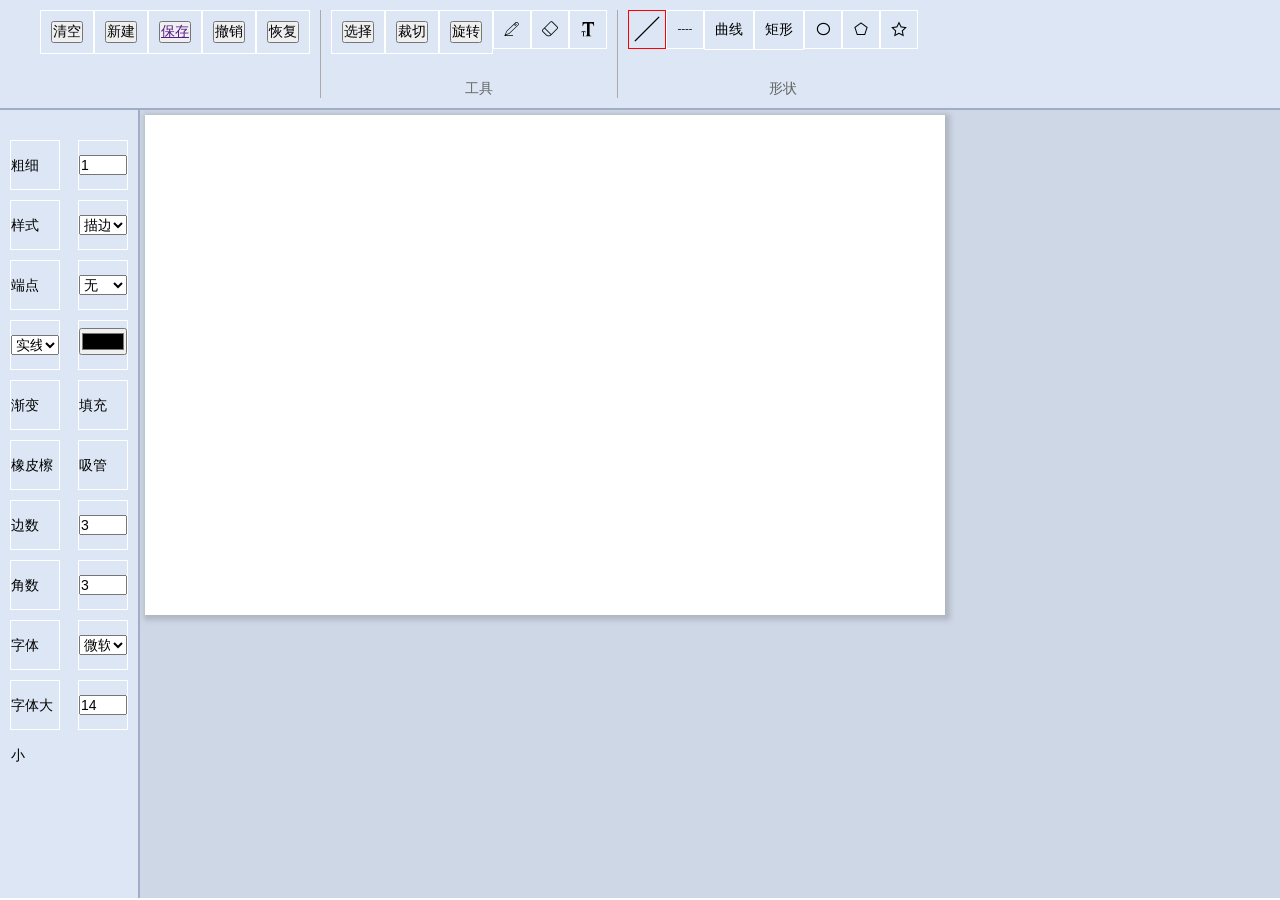
<file: palette/index.html>
<!DOCTYPE html>
<html lang="en">
<head>
	<meta charset="UTF-8">
	<title>画板</title>
	<link rel="stylesheet" href="css/index.css">
	<link rel="stylesheet" href="iconfont/iconfont.css">
</head>
<body>
	<div class="container">
		<div class="top">
			<ul>
				<li>
					<div class="panel">
						<ul>
							<li><button class="clean tool" id="clean">清空</button></li>
							<li class="create"><button class="create">新建</button></li>
							<li class="save"><button><a class="save" href=''>保存</a></button></li>
							<li class="undo"><button class="undo" id="undo">撤销</button></li>
							<li class="recovery"><button class="recovery" id="recovery">恢复</button></li>
						</ul>
					</div>
				</li>
				<li>
					<div class="panel">
						<ul>
							<li class="select"><button class="select tool" id="select">选择</button></li>
							<li class="cut"><button class="cut">裁切</button></li>
							<li class="rotate"><button class="rotate">旋转</button></li>
							<li class="pencil tool iconfont icon-qianbi" id="pencil"></li>
							<li class="eraser tool iconfont icon-xiangpica" id="clear"></li>
							<li class="text tool iconfont icon-ziti" id="edit"></li>
						</ul>
						<p>工具</p>
					</div>
				</li>
				<li>
					<div class="panel">
						<ul>
							<li class="line tool iconfont icon-line" id="line" active = 'true'></li>
							<li class="dash tool iconfont icon--xuxian" id="dash"></li>
							<li class="curve tool" id="curve">曲线</li>
							<li class="rectangle tool" id="rectangle">矩形</li>
							<li class="circle tool iconfont icon-yuan" id="circle"></li>
							<li class="ploy tool iconfont icon-duobianxing" id="ploy"></li>
							<li class="ployJ tool iconfont icon-wujiaoxing" id="ployJ"></li>
						</ul>
						<p>形状</p>
					</div>
				</li>
			</ul>
		</div>
		<div class="bottom">
			<div class="left-side">
				<ul class="tools">
					<li class="lineWidth">粗细</li>
					<li><input class="argument" name="lineWidth" id="lineWidth" type="number" min="1" max="100" step="1" value="1"></li>
					<li class="style">样式</li>
					<li>
						<select class="argument" name="style" id="style">
							<option value="stroke">描边</option>
							<option value="fill">填充</option>
						</select>
					</li>
					<li class="lineCap">端点</li>
					<li>
						<select class="argument" name="lineCap" id="lineCap">
							<option value="butt">无</option>
							<option value="square">平端</option>
							<option value="round">圆端</option>
						</select>
					</li>
					<li class="line-style">
						<select class="argument" name="lineStyle" id="lineStyle">
							<option value="solid">实线</option>
							<option value="dash">虚线</option>
						</select>
					</li>
					<li class="color"><input class="argument" name="color" id="color" type="color"></li>
					<li class="gradient">渐变</li>
					<li class="fill">填充</li>
					<li class="eraser tool" id="clear">橡皮檫</li>
					<li class="straw">吸管</li>
					<li class="border-num">边数</li>
					<li><input class="argument" name="borderNum" id="borderNum" type="number" min="3" max="100" step="1" value="3"></li>
					<li class="angle-num">角数</li>
					<li><input class="argument" name="angleNum" id="angleNum" type="number" min="3" max="100" step="1" value="3"></li>
					<li class="">字体</li>
					<li class="fontFamily">
						<select class="argument" name="fontFamily" id="fontFamily">
							<option value="微软雅黑">微软雅黑</option>
							<option value="sans-serif">sans-serif</option>
							<option value="楷体">楷体</option>
							<option value="隶书">隶书</option>
							<option value="小篆">小篆</option>
							<option value="大篆">大篆</option>
						</select>
					</li>
					<li class="fontSize">字体大小</li>
					<li><input class="argument" name="fontSize" id="fontSize" type="number" min="1" max="100" step="1" value="14"></li>
				</ul>
			</div>
			<div class="main">
				<canvas width="800" height="500">您的浏览器不支持canvas</canvas>
			</div>
		</div>
	</div>
</body>
<script src="js/palette.js"></script>
<script src="js/index.js"></script>
</html>
</file>
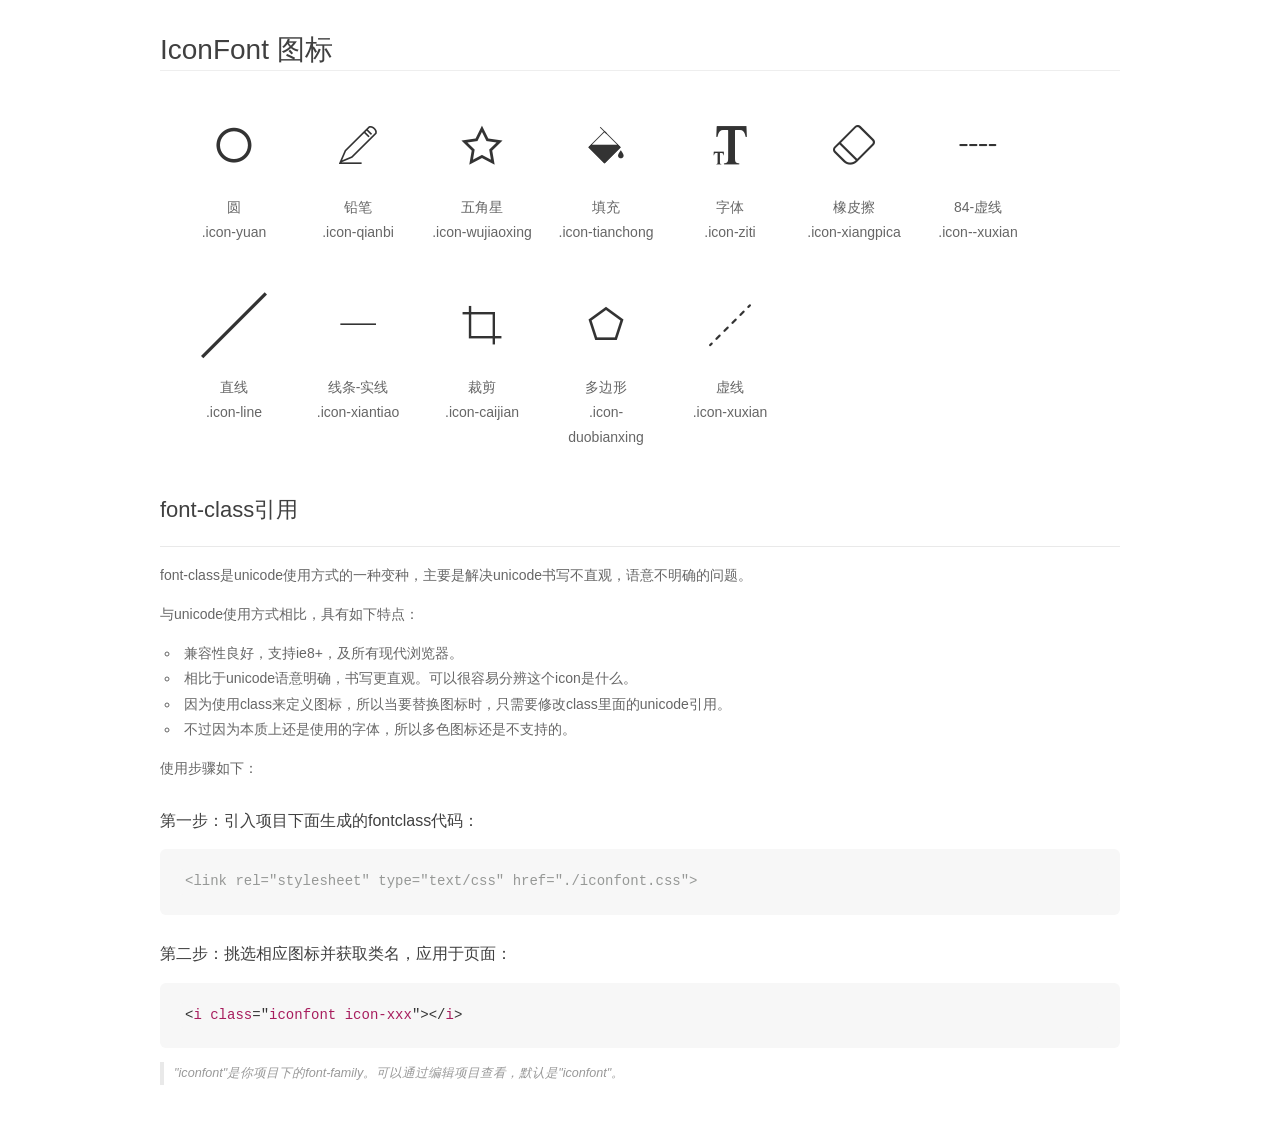
<file: palette/iconfont/demo_fontclass.html>
<!DOCTYPE html>
<html>
<head>
    <meta charset="utf-8"/>
    <title>IconFont</title>
    <link rel="stylesheet" href="demo.css">
    <link rel="stylesheet" href="iconfont.css">
</head>
<body>
    <div class="main markdown">
        <h1>IconFont 图标</h1>
        <ul class="icon_lists clear">
            
                <li>
                <i class="icon iconfont icon-yuan"></i>
                    <div class="name">圆</div>
                    <div class="fontclass">.icon-yuan</div>
                </li>
            
                <li>
                <i class="icon iconfont icon-qianbi"></i>
                    <div class="name">铅笔</div>
                    <div class="fontclass">.icon-qianbi</div>
                </li>
            
                <li>
                <i class="icon iconfont icon-wujiaoxing"></i>
                    <div class="name">五角星</div>
                    <div class="fontclass">.icon-wujiaoxing</div>
                </li>
            
                <li>
                <i class="icon iconfont icon-tianchong"></i>
                    <div class="name">填充</div>
                    <div class="fontclass">.icon-tianchong</div>
                </li>
            
                <li>
                <i class="icon iconfont icon-ziti"></i>
                    <div class="name">字体</div>
                    <div class="fontclass">.icon-ziti</div>
                </li>
            
                <li>
                <i class="icon iconfont icon-xiangpica"></i>
                    <div class="name">橡皮擦</div>
                    <div class="fontclass">.icon-xiangpica</div>
                </li>
            
                <li>
                <i class="icon iconfont icon--xuxian"></i>
                    <div class="name">84-虚线</div>
                    <div class="fontclass">.icon--xuxian</div>
                </li>
            
                <li>
                <i class="icon iconfont icon-line"></i>
                    <div class="name">直线</div>
                    <div class="fontclass">.icon-line</div>
                </li>
            
                <li>
                <i class="icon iconfont icon-xiantiao"></i>
                    <div class="name">线条-实线</div>
                    <div class="fontclass">.icon-xiantiao</div>
                </li>
            
                <li>
                <i class="icon iconfont icon-caijian"></i>
                    <div class="name">裁剪</div>
                    <div class="fontclass">.icon-caijian</div>
                </li>
            
                <li>
                <i class="icon iconfont icon-duobianxing"></i>
                    <div class="name">多边形</div>
                    <div class="fontclass">.icon-duobianxing</div>
                </li>
            
                <li>
                <i class="icon iconfont icon-xuxian"></i>
                    <div class="name">虚线</div>
                    <div class="fontclass">.icon-xuxian</div>
                </li>
            
        </ul>

        <h2 id="font-class-">font-class引用</h2>
        <hr>

        <p>font-class是unicode使用方式的一种变种，主要是解决unicode书写不直观，语意不明确的问题。</p>
        <p>与unicode使用方式相比，具有如下特点：</p>
        <ul>
        <li>兼容性良好，支持ie8+，及所有现代浏览器。</li>
        <li>相比于unicode语意明确，书写更直观。可以很容易分辨这个icon是什么。</li>
        <li>因为使用class来定义图标，所以当要替换图标时，只需要修改class里面的unicode引用。</li>
        <li>不过因为本质上还是使用的字体，所以多色图标还是不支持的。</li>
        </ul>
        <p>使用步骤如下：</p>
        <h3 id="-fontclass-">第一步：引入项目下面生成的fontclass代码：</h3>


        <pre><code class="lang-js hljs javascript"><span class="hljs-comment">&lt;link rel="stylesheet" type="text/css" href="./iconfont.css"&gt;</span></code></pre>
        <h3 id="-">第二步：挑选相应图标并获取类名，应用于页面：</h3>
        <pre><code class="lang-css hljs">&lt;<span class="hljs-selector-tag">i</span> <span class="hljs-selector-tag">class</span>="<span class="hljs-selector-tag">iconfont</span> <span class="hljs-selector-tag">icon-xxx</span>"&gt;&lt;/<span class="hljs-selector-tag">i</span>&gt;</code></pre>
        <blockquote>
        <p>"iconfont"是你项目下的font-family。可以通过编辑项目查看，默认是"iconfont"。</p>
        </blockquote>
    </div>
</body>
</html>
</file>
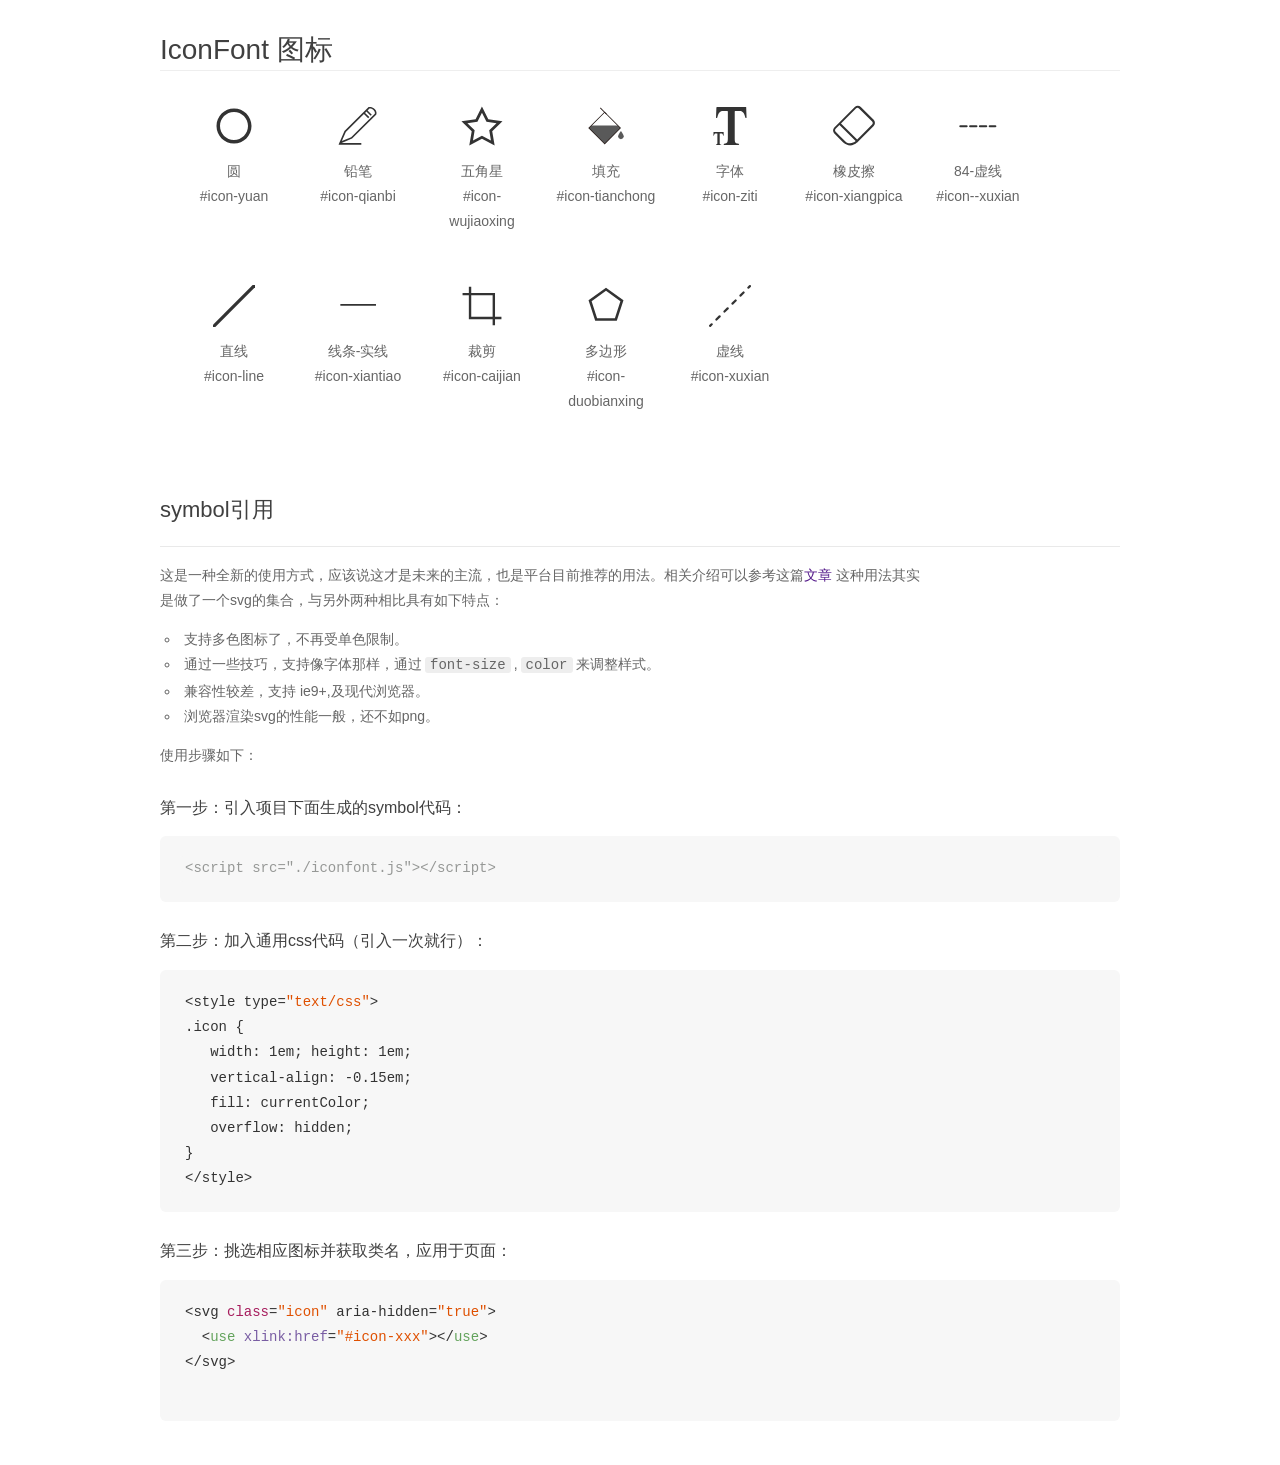
<file: palette/iconfont/demo_symbol.html>
<!DOCTYPE html>
<html>
<head>
    <meta charset="utf-8"/>
    <title>IconFont</title>
    <link rel="stylesheet" href="demo.css">
    <script src="iconfont.js"></script>

    <style type="text/css">
        .icon {
          /* 通过设置 font-size 来改变图标大小 */
          width: 1em; height: 1em;
          /* 图标和文字相邻时，垂直对齐 */
          vertical-align: -0.15em;
          /* 通过设置 color 来改变 SVG 的颜色/fill */
          fill: currentColor;
          /* path 和 stroke 溢出 viewBox 部分在 IE 下会显示
             normalize.css 中也包含这行 */
          overflow: hidden;
        }

    </style>
</head>
<body>
    <div class="main markdown">
        <h1>IconFont 图标</h1>
        <ul class="icon_lists clear">
            
                <li>
                    <svg class="icon" aria-hidden="true">
                        <use xlink:href="#icon-yuan"></use>
                    </svg>
                    <div class="name">圆</div>
                    <div class="fontclass">#icon-yuan</div>
                </li>
            
                <li>
                    <svg class="icon" aria-hidden="true">
                        <use xlink:href="#icon-qianbi"></use>
                    </svg>
                    <div class="name">铅笔</div>
                    <div class="fontclass">#icon-qianbi</div>
                </li>
            
                <li>
                    <svg class="icon" aria-hidden="true">
                        <use xlink:href="#icon-wujiaoxing"></use>
                    </svg>
                    <div class="name">五角星</div>
                    <div class="fontclass">#icon-wujiaoxing</div>
                </li>
            
                <li>
                    <svg class="icon" aria-hidden="true">
                        <use xlink:href="#icon-tianchong"></use>
                    </svg>
                    <div class="name">填充</div>
                    <div class="fontclass">#icon-tianchong</div>
                </li>
            
                <li>
                    <svg class="icon" aria-hidden="true">
                        <use xlink:href="#icon-ziti"></use>
                    </svg>
                    <div class="name">字体</div>
                    <div class="fontclass">#icon-ziti</div>
                </li>
            
                <li>
                    <svg class="icon" aria-hidden="true">
                        <use xlink:href="#icon-xiangpica"></use>
                    </svg>
                    <div class="name">橡皮擦</div>
                    <div class="fontclass">#icon-xiangpica</div>
                </li>
            
                <li>
                    <svg class="icon" aria-hidden="true">
                        <use xlink:href="#icon--xuxian"></use>
                    </svg>
                    <div class="name">84-虚线</div>
                    <div class="fontclass">#icon--xuxian</div>
                </li>
            
                <li>
                    <svg class="icon" aria-hidden="true">
                        <use xlink:href="#icon-line"></use>
                    </svg>
                    <div class="name">直线</div>
                    <div class="fontclass">#icon-line</div>
                </li>
            
                <li>
                    <svg class="icon" aria-hidden="true">
                        <use xlink:href="#icon-xiantiao"></use>
                    </svg>
                    <div class="name">线条-实线</div>
                    <div class="fontclass">#icon-xiantiao</div>
                </li>
            
                <li>
                    <svg class="icon" aria-hidden="true">
                        <use xlink:href="#icon-caijian"></use>
                    </svg>
                    <div class="name">裁剪</div>
                    <div class="fontclass">#icon-caijian</div>
                </li>
            
                <li>
                    <svg class="icon" aria-hidden="true">
                        <use xlink:href="#icon-duobianxing"></use>
                    </svg>
                    <div class="name">多边形</div>
                    <div class="fontclass">#icon-duobianxing</div>
                </li>
            
                <li>
                    <svg class="icon" aria-hidden="true">
                        <use xlink:href="#icon-xuxian"></use>
                    </svg>
                    <div class="name">虚线</div>
                    <div class="fontclass">#icon-xuxian</div>
                </li>
            
        </ul>


        <h2 id="symbol-">symbol引用</h2>
        <hr>

        <p>这是一种全新的使用方式，应该说这才是未来的主流，也是平台目前推荐的用法。相关介绍可以参考这篇<a href="">文章</a>
        这种用法其实是做了一个svg的集合，与另外两种相比具有如下特点：</p>
        <ul>
          <li>支持多色图标了，不再受单色限制。</li>
          <li>通过一些技巧，支持像字体那样，通过<code>font-size</code>,<code>color</code>来调整样式。</li>
          <li>兼容性较差，支持 ie9+,及现代浏览器。</li>
          <li>浏览器渲染svg的性能一般，还不如png。</li>
        </ul>
        <p>使用步骤如下：</p>
        <h3 id="-symbol-">第一步：引入项目下面生成的symbol代码：</h3>
        <pre><code class="lang-js hljs javascript"><span class="hljs-comment">&lt;script src="./iconfont.js"&gt;&lt;/script&gt;</span></code></pre>
        <h3 id="-css-">第二步：加入通用css代码（引入一次就行）：</h3>
        <pre><code class="lang-js hljs javascript">&lt;style type=<span class="hljs-string">"text/css"</span>&gt;
.icon {
   width: <span class="hljs-number">1</span>em; height: <span class="hljs-number">1</span>em;
   vertical-align: <span class="hljs-number">-0.15</span>em;
   fill: currentColor;
   overflow: hidden;
}
&lt;<span class="hljs-regexp">/style&gt;</span></code></pre>
        <h3 id="-">第三步：挑选相应图标并获取类名，应用于页面：</h3>
        <pre><code class="lang-js hljs javascript">&lt;svg <span class="hljs-class"><span class="hljs-keyword">class</span></span>=<span class="hljs-string">"icon"</span> aria-hidden=<span class="hljs-string">"true"</span>&gt;<span class="xml"><span class="hljs-tag">
  &lt;<span class="hljs-name">use</span> <span class="hljs-attr">xlink:href</span>=<span class="hljs-string">"#icon-xxx"</span>&gt;</span><span class="hljs-tag">&lt;/<span class="hljs-name">use</span>&gt;</span>
</span>&lt;<span class="hljs-regexp">/svg&gt;
        </span></code></pre>
    </div>
</body>
</html>
</file>
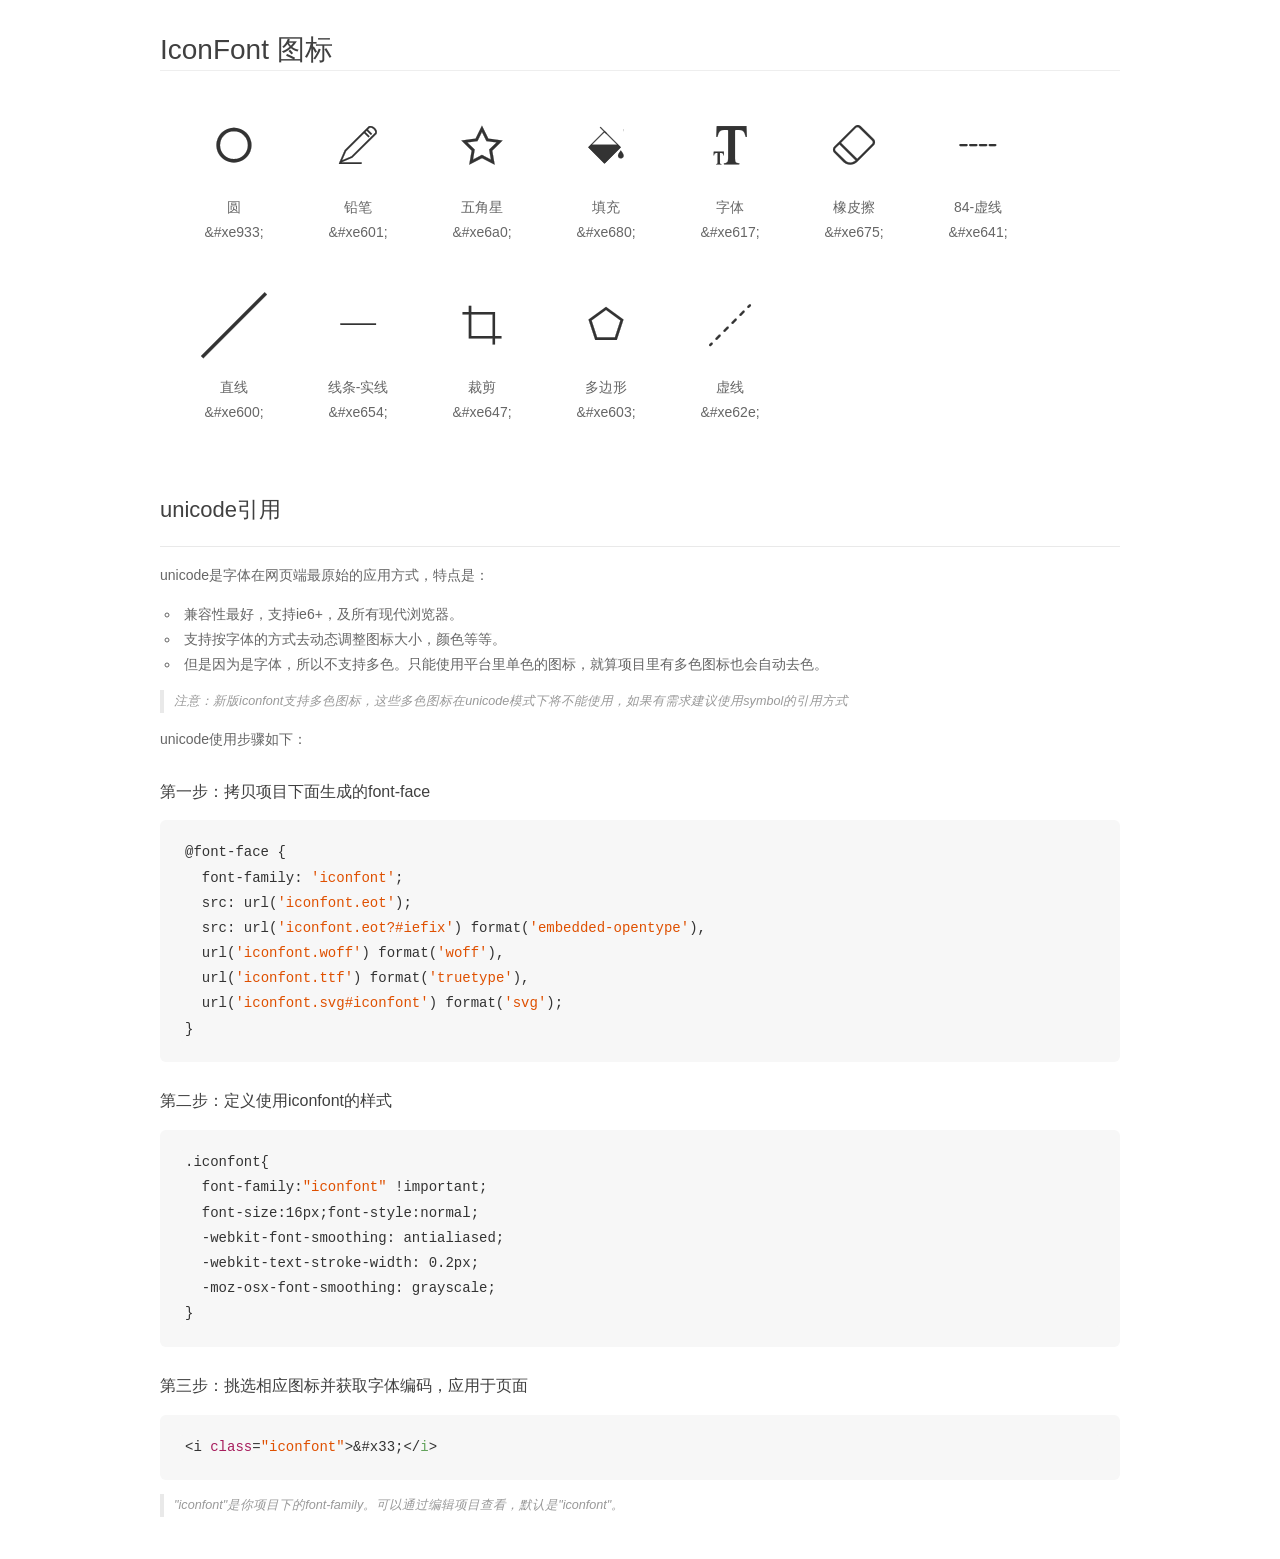
<file: palette/iconfont/demo_unicode.html>
<!DOCTYPE html>
<html>
<head>
    <meta charset="utf-8"/>
    <title>IconFont</title>
    <link rel="stylesheet" href="demo.css">

    <style type="text/css">

        @font-face {font-family: "iconfont";
          src: url('iconfont.eot'); /* IE9*/
          src: url('iconfont.eot#iefix') format('embedded-opentype'), /* IE6-IE8 */
          url('iconfont.woff') format('woff'), /* chrome, firefox */
          url('iconfont.ttf') format('truetype'), /* chrome, firefox, opera, Safari, Android, iOS 4.2+*/
          url('iconfont.svg#iconfont') format('svg'); /* iOS 4.1- */
        }

        .iconfont {
          font-family:"iconfont" !important;
          font-size:16px;
          font-style:normal;
          -webkit-font-smoothing: antialiased;
          -webkit-text-stroke-width: 0.2px;
          -moz-osx-font-smoothing: grayscale;
        }

    </style>
</head>
<body>
    <div class="main markdown">
        <h1>IconFont 图标</h1>
        <ul class="icon_lists clear">
            
                <li>
                <i class="icon iconfont">&#xe933;</i>
                    <div class="name">圆</div>
                    <div class="code">&amp;#xe933;</div>
                </li>
            
                <li>
                <i class="icon iconfont">&#xe601;</i>
                    <div class="name">铅笔</div>
                    <div class="code">&amp;#xe601;</div>
                </li>
            
                <li>
                <i class="icon iconfont">&#xe6a0;</i>
                    <div class="name">五角星</div>
                    <div class="code">&amp;#xe6a0;</div>
                </li>
            
                <li>
                <i class="icon iconfont">&#xe680;</i>
                    <div class="name">填充</div>
                    <div class="code">&amp;#xe680;</div>
                </li>
            
                <li>
                <i class="icon iconfont">&#xe617;</i>
                    <div class="name">字体</div>
                    <div class="code">&amp;#xe617;</div>
                </li>
            
                <li>
                <i class="icon iconfont">&#xe675;</i>
                    <div class="name">橡皮擦</div>
                    <div class="code">&amp;#xe675;</div>
                </li>
            
                <li>
                <i class="icon iconfont">&#xe641;</i>
                    <div class="name">84-虚线</div>
                    <div class="code">&amp;#xe641;</div>
                </li>
            
                <li>
                <i class="icon iconfont">&#xe600;</i>
                    <div class="name">直线</div>
                    <div class="code">&amp;#xe600;</div>
                </li>
            
                <li>
                <i class="icon iconfont">&#xe654;</i>
                    <div class="name">线条-实线</div>
                    <div class="code">&amp;#xe654;</div>
                </li>
            
                <li>
                <i class="icon iconfont">&#xe647;</i>
                    <div class="name">裁剪</div>
                    <div class="code">&amp;#xe647;</div>
                </li>
            
                <li>
                <i class="icon iconfont">&#xe603;</i>
                    <div class="name">多边形</div>
                    <div class="code">&amp;#xe603;</div>
                </li>
            
                <li>
                <i class="icon iconfont">&#xe62e;</i>
                    <div class="name">虚线</div>
                    <div class="code">&amp;#xe62e;</div>
                </li>
            
        </ul>
        <h2 id="unicode-">unicode引用</h2>
        <hr>

        <p>unicode是字体在网页端最原始的应用方式，特点是：</p>
        <ul>
        <li>兼容性最好，支持ie6+，及所有现代浏览器。</li>
        <li>支持按字体的方式去动态调整图标大小，颜色等等。</li>
        <li>但是因为是字体，所以不支持多色。只能使用平台里单色的图标，就算项目里有多色图标也会自动去色。</li>
        </ul>
        <blockquote>
        <p>注意：新版iconfont支持多色图标，这些多色图标在unicode模式下将不能使用，如果有需求建议使用symbol的引用方式</p>
        </blockquote>
        <p>unicode使用步骤如下：</p>
        <h3 id="-font-face">第一步：拷贝项目下面生成的font-face</h3>
        <pre><code class="lang-js hljs javascript">@font-face {
  font-family: <span class="hljs-string">'iconfont'</span>;
  src: url(<span class="hljs-string">'iconfont.eot'</span>);
  src: url(<span class="hljs-string">'iconfont.eot?#iefix'</span>) format(<span class="hljs-string">'embedded-opentype'</span>),
  url(<span class="hljs-string">'iconfont.woff'</span>) format(<span class="hljs-string">'woff'</span>),
  url(<span class="hljs-string">'iconfont.ttf'</span>) format(<span class="hljs-string">'truetype'</span>),
  url(<span class="hljs-string">'iconfont.svg#iconfont'</span>) format(<span class="hljs-string">'svg'</span>);
}
</code></pre>
        <h3 id="-iconfont-">第二步：定义使用iconfont的样式</h3>
        <pre><code class="lang-js hljs javascript">.iconfont{
  font-family:<span class="hljs-string">"iconfont"</span> !important;
  font-size:<span class="hljs-number">16</span>px;font-style:normal;
  -webkit-font-smoothing: antialiased;
  -webkit-text-stroke-width: <span class="hljs-number">0.2</span>px;
  -moz-osx-font-smoothing: grayscale;
}
</code></pre>
        <h3 id="-">第三步：挑选相应图标并获取字体编码，应用于页面</h3>
        <pre><code class="lang-js hljs javascript">&lt;i <span class="hljs-class"><span class="hljs-keyword">class</span></span>=<span class="hljs-string">"iconfont"</span>&gt;&amp;#x33;<span class="xml"><span class="hljs-tag">&lt;/<span class="hljs-name">i</span>&gt;</span></span></code></pre>

        <blockquote>
        <p>"iconfont"是你项目下的font-family。可以通过编辑项目查看，默认是"iconfont"。</p>
        </blockquote>
    </div>


</body>
</html>
</file>
<file: palette/css/index.css>
/*
* @Author: admin
* @Date:   2017-10-10 10:55:35
* @Last Modified by:   admin
* @Last Modified time: 2017-10-12 09:23:12
*/
*{
	margin: 0;
	padding: 0;
	list-style: none;
	font-size: 14px;
	box-sizing: border-box;
}
html, body{
	width: 100%;
	height: 100%;
}
body{
	background: #fff;
	overflow: hidden;
	-webkit-touch-callout: none;
	-webkit-user-select: none;
	-khtml-user-select: none;
	-moz-user-select: none;
	-ms-user-select: none;
	user-select: none;
}
scrollbar[orient="vertical"]{
	width: 3px !important;
}
scrollbar[orient="horizontal"]{
	width: 3px !important;
}

    ::-webkit-scrollbar              { /* 1 */ width: 3px !important; background: rgba(100, 150, 160, .9);}
    ::-webkit-scrollbar-button       { /* 2 */ width: 3px !important; background: rgba(100, 150, 160, .9);}
    ::-webkit-scrollbar-track        { /* 3 */ width: 3px !important; background: rgba(100, 150, 160, .9);}
    ::-webkit-scrollbar-track-piece  { /* 4 */ width: 3px !important; background: rgba(100, 150, 160, .9);}
    ::-webkit-scrollbar-thumb        { /* 5 */ width: 3px !important; background: rgba(100, 150, 160, .9);}
    ::-webkit-scrollbar-corner       { /* 6 */ width: 3px !important; background: rgba(100, 150, 160, .9);}
    ::-webkit-resizer                { /* 7 */ width: 3px !important; background: rgba(100, 150, 160, .9);}
.container{
	width: 100%;
	height: 100%;
	position: relative;
}
.top{
	width: 100%;
	height: 110px;
	border-bottom: 2px solid #9FAEC6;
	background: #DCE6F4;
}
.top > ul{
	height: 100%;
	padding: 10px 30px;
	display: flex;
}
.top > ul > li{
	height: 100%;
	border-right: 1px solid #aaa;
	flex-shrink: 0;
}
.top > ul > li:last-of-type{
	border-right: none;
}
.top > ul > li .panel{
	/* width: 200px; */
	height: 100%;
	padding: 0 10px;
	position: relative;
}
.top > ul > li .panel > ul > li{
	padding: 10px;
	float: left;
	border: 1px solid #fff;
}
.top > ul > li .panel p{
	width: 100%;
	text-align: center;
	color: #666;
	position: absolute;
	bottom: 0;
}
.top > ul > li .panel > ul [active='true'],
.left-side > .tools [active='true']{
	border-color: red;
}
.bottom{
	width: 100%;
	height: calc(100% - 112px);
	display: flex;
}
.left-side{
	width: 140px;
	height: 100%;
	flex-shrink: 0;
	border-right: 2px solid #9FAEC6;
	background: #DCE6F4;
	overflow-y: auto;
	overflow-x: hidden;
}
.left-side > .tools{
	display: flex;
	flex-wrap: wrap;
	padding: 30px 10px;

	justify-content: space-between;
}
.left-side > .tools > li{
	width: 50px;
	height: 50px;
	line-height: 50px;
	border: 1px solid #fff;
	margin-bottom: 10px;
}
.left-side > .tools > li > input,
.left-side > .tools > li > select{
	width: 100%;
}
.main{
	flex-grow: 1;
	background: #CED7E6;
	padding: 5px 0 0 5px;
	overflow: auto;
	position: relative;
}
.main > canvas{
	background: #fff;
	box-shadow: 2px 2px 5px 3px rgba(110, 110, 110, .3);
}
</file>
<file: palette/iconfont/iconfont.css>
@font-face {font-family: "iconfont";
  src: url('iconfont.eot?t=1507720333303'); /* IE9*/
  src: url('iconfont.eot?t=1507720333303#iefix') format('embedded-opentype'), /* IE6-IE8 */
  url('[data-uri]') format('woff'),
  url('iconfont.ttf?t=1507720333303') format('truetype'), /* chrome, firefox, opera, Safari, Android, iOS 4.2+*/
  url('iconfont.svg?t=1507720333303#iconfont') format('svg'); /* iOS 4.1- */
}

.iconfont {
  font-family:"iconfont" !important;
  font-size:16px;
  font-style:normal;
  -webkit-font-smoothing: antialiased;
  -moz-osx-font-smoothing: grayscale;
}

.icon-yuan:before { content: "\e933"; }

.icon-qianbi:before { content: "\e601"; }

.icon-wujiaoxing:before { content: "\e6a0"; }

.icon-tianchong:before { content: "\e680"; }

.icon-ziti:before { content: "\e617"; }

.icon-xiangpica:before { content: "\e675"; }

.icon--xuxian:before { content: "\e641"; }

.icon-line:before { content: "\e600"; }

.icon-xiantiao:before { content: "\e654"; }

.icon-caijian:before { content: "\e647"; }

.icon-duobianxing:before { content: "\e603"; }

.icon-xuxian:before { content: "\e62e"; }
</file>
<file: palette/iconfont/demo.css>
*{margin: 0;padding: 0;list-style: none;}
/*
KISSY CSS Reset
理念：1. reset 的目的不是清除浏览器的默认样式，这仅是部分工作。清除和重置是紧密不可分的。
2. reset 的目的不是让默认样式在所有浏览器下一致，而是减少默认样式有可能带来的问题。
3. reset 期望提供一套普适通用的基础样式。但没有银弹，推荐根据具体需求，裁剪和修改后再使用。
特色：1. 适应中文；2. 基于最新主流浏览器。
维护：玉伯<lifesinger@gmail.com>, 正淳<ragecarrier@gmail.com>
 */

/** 清除内外边距 **/
body, h1, h2, h3, h4, h5, h6, hr, p, blockquote, /* structural elements 结构元素 */
dl, dt, dd, ul, ol, li, /* list elements 列表元素 */
pre, /* text formatting elements 文本格式元素 */
form, fieldset, legend, button, input, textarea, /* form elements 表单元素 */
th, td /* table elements 表格元素 */ {
  margin: 0;
  padding: 0;
}

/** 设置默认字体 **/
body,
button, input, select, textarea /* for ie */ {
  font: 12px/1.5 tahoma, arial, \5b8b\4f53, sans-serif;
}
h1, h2, h3, h4, h5, h6 { font-size: 100%; }
address, cite, dfn, em, var { font-style: normal; } /* 将斜体扶正 */
code, kbd, pre, samp { font-family: courier new, courier, monospace; } /* 统一等宽字体 */
small { font-size: 12px; } /* 小于 12px 的中文很难阅读，让 small 正常化 */

/** 重置列表元素 **/
ul, ol { list-style: none; }

/** 重置文本格式元素 **/
a { text-decoration: none; }
a:hover { text-decoration: underline; }


/** 重置表单元素 **/
legend { color: #000; } /* for ie6 */
fieldset, img { border: 0; } /* img 搭车：让链接里的 img 无边框 */
button, input, select, textarea { font-size: 100%; } /* 使得表单元素在 ie 下能继承字体大小 */
/* 注：optgroup 无法扶正 */

/** 重置表格元素 **/
table { border-collapse: collapse; border-spacing: 0; }

/* 清除浮动 */
.ks-clear:after, .clear:after {
  content: '\20';
  display: block;
  height: 0;
  clear: both;
}
.ks-clear, .clear {
  *zoom: 1;
}

.main {
  padding: 30px 100px;
width: 960px;
margin: 0 auto;
}
.main h1{font-size:36px; color:#333; text-align:left;margin-bottom:30px; border-bottom: 1px solid #eee;}

.helps{margin-top:40px;}
.helps pre{
  padding:20px;
  margin:10px 0;
  border:solid 1px #e7e1cd;
  background-color: #fffdef;
  overflow: auto;
}

.icon_lists{
  width: 100% !important;

}

.icon_lists li{
  float:left;
  width: 100px;
  height:180px;
  text-align: center;
  list-style: none !important;
}
.icon_lists .icon{
  font-size: 42px;
  line-height: 100px;
  margin: 10px 0;
  color:#333;
  -webkit-transition: font-size 0.25s ease-out 0s;
  -moz-transition: font-size 0.25s ease-out 0s;
  transition: font-size 0.25s ease-out 0s;

}
.icon_lists .icon:hover{
  font-size: 100px;
}



.markdown {
  color: #666;
  font-size: 14px;
  line-height: 1.8;
}

.highlight {
  line-height: 1.5;
}

.markdown img {
  vertical-align: middle;
  max-width: 100%;
}

.markdown h1 {
  color: #404040;
  font-weight: 500;
  line-height: 40px;
  margin-bottom: 24px;
}

.markdown h2,
.markdown h3,
.markdown h4,
.markdown h5,
.markdown h6 {
  color: #404040;
  margin: 1.6em 0 0.6em 0;
  font-weight: 500;
  clear: both;
}

.markdown h1 {
  font-size: 28px;
}

.markdown h2 {
  font-size: 22px;
}

.markdown h3 {
  font-size: 16px;
}

.markdown h4 {
  font-size: 14px;
}

.markdown h5 {
  font-size: 12px;
}

.markdown h6 {
  font-size: 12px;
}

.markdown hr {
  height: 1px;
  border: 0;
  background: #e9e9e9;
  margin: 16px 0;
  clear: both;
}

.markdown p,
.markdown pre {
  margin: 1em 0;
}

.markdown > p,
.markdown > blockquote,
.markdown > .highlight,
.markdown > ol,
.markdown > ul {
  width: 80%;
}

.markdown ul > li {
  list-style: circle;
}

.markdown > ul li,
.markdown blockquote ul > li {
  margin-left: 20px;
  padding-left: 4px;
}

.markdown > ul li p,
.markdown > ol li p {
  margin: 0.6em 0;
}

.markdown ol > li {
  list-style: decimal;
}

.markdown > ol li,
.markdown blockquote ol > li {
  margin-left: 20px;
  padding-left: 4px;
}

.markdown code {
  margin: 0 3px;
  padding: 0 5px;
  background: #eee;
  border-radius: 3px;
}

.markdown pre {
  border-radius: 6px;
  background: #f7f7f7;
  padding: 20px;
}

.markdown pre code {
  border: none;
  background: #f7f7f7;
  margin: 0;
}

.markdown strong,
.markdown b {
  font-weight: 600;
}

.markdown > table {
  border-collapse: collapse;
  border-spacing: 0px;
  empty-cells: show;
  border: 1px solid #e9e9e9;
  width: 95%;
  margin-bottom: 24px;
}

.markdown > table th {
  white-space: nowrap;
  color: #333;
  font-weight: 600;

}

.markdown > table th,
.markdown > table td {
  border: 1px solid #e9e9e9;
  padding: 8px 16px;
  text-align: left;
}

.markdown > table th {
  background: #F7F7F7;
}

.markdown blockquote {
  font-size: 90%;
  color: #999;
  border-left: 4px solid #e9e9e9;
  padding-left: 0.8em;
  margin: 1em 0;
  font-style: italic;
}

.markdown blockquote p {
  margin: 0;
}

.markdown .anchor {
  opacity: 0;
  transition: opacity 0.3s ease;
  margin-left: 8px;
}

.markdown .waiting {
  color: #ccc;
}

.markdown h1:hover .anchor,
.markdown h2:hover .anchor,
.markdown h3:hover .anchor,
.markdown h4:hover .anchor,
.markdown h5:hover .anchor,
.markdown h6:hover .anchor {
  opacity: 1;
  display: inline-block;
}

.markdown > br,
.markdown > p > br {
  clear: both;
}


.hljs {
  display: block;
  background: white;
  padding: 0.5em;
  color: #333333;
  overflow-x: auto;
}

.hljs-comment,
.hljs-meta {
  color: #969896;
}

.hljs-string,
.hljs-variable,
.hljs-template-variable,
.hljs-strong,
.hljs-emphasis,
.hljs-quote {
  color: #df5000;
}

.hljs-keyword,
.hljs-selector-tag,
.hljs-type {
  color: #a71d5d;
}

.hljs-literal,
.hljs-symbol,
.hljs-bullet,
.hljs-attribute {
  color: #0086b3;
}

.hljs-section,
.hljs-name {
  color: #63a35c;
}

.hljs-tag {
  color: #333333;
}

.hljs-title,
.hljs-attr,
.hljs-selector-id,
.hljs-selector-class,
.hljs-selector-attr,
.hljs-selector-pseudo {
  color: #795da3;
}

.hljs-addition {
  color: #55a532;
  background-color: #eaffea;
}

.hljs-deletion {
  color: #bd2c00;
  background-color: #ffecec;
}

.hljs-link {
  text-decoration: underline;
}

pre{
  background: #fff;
}
</file>
